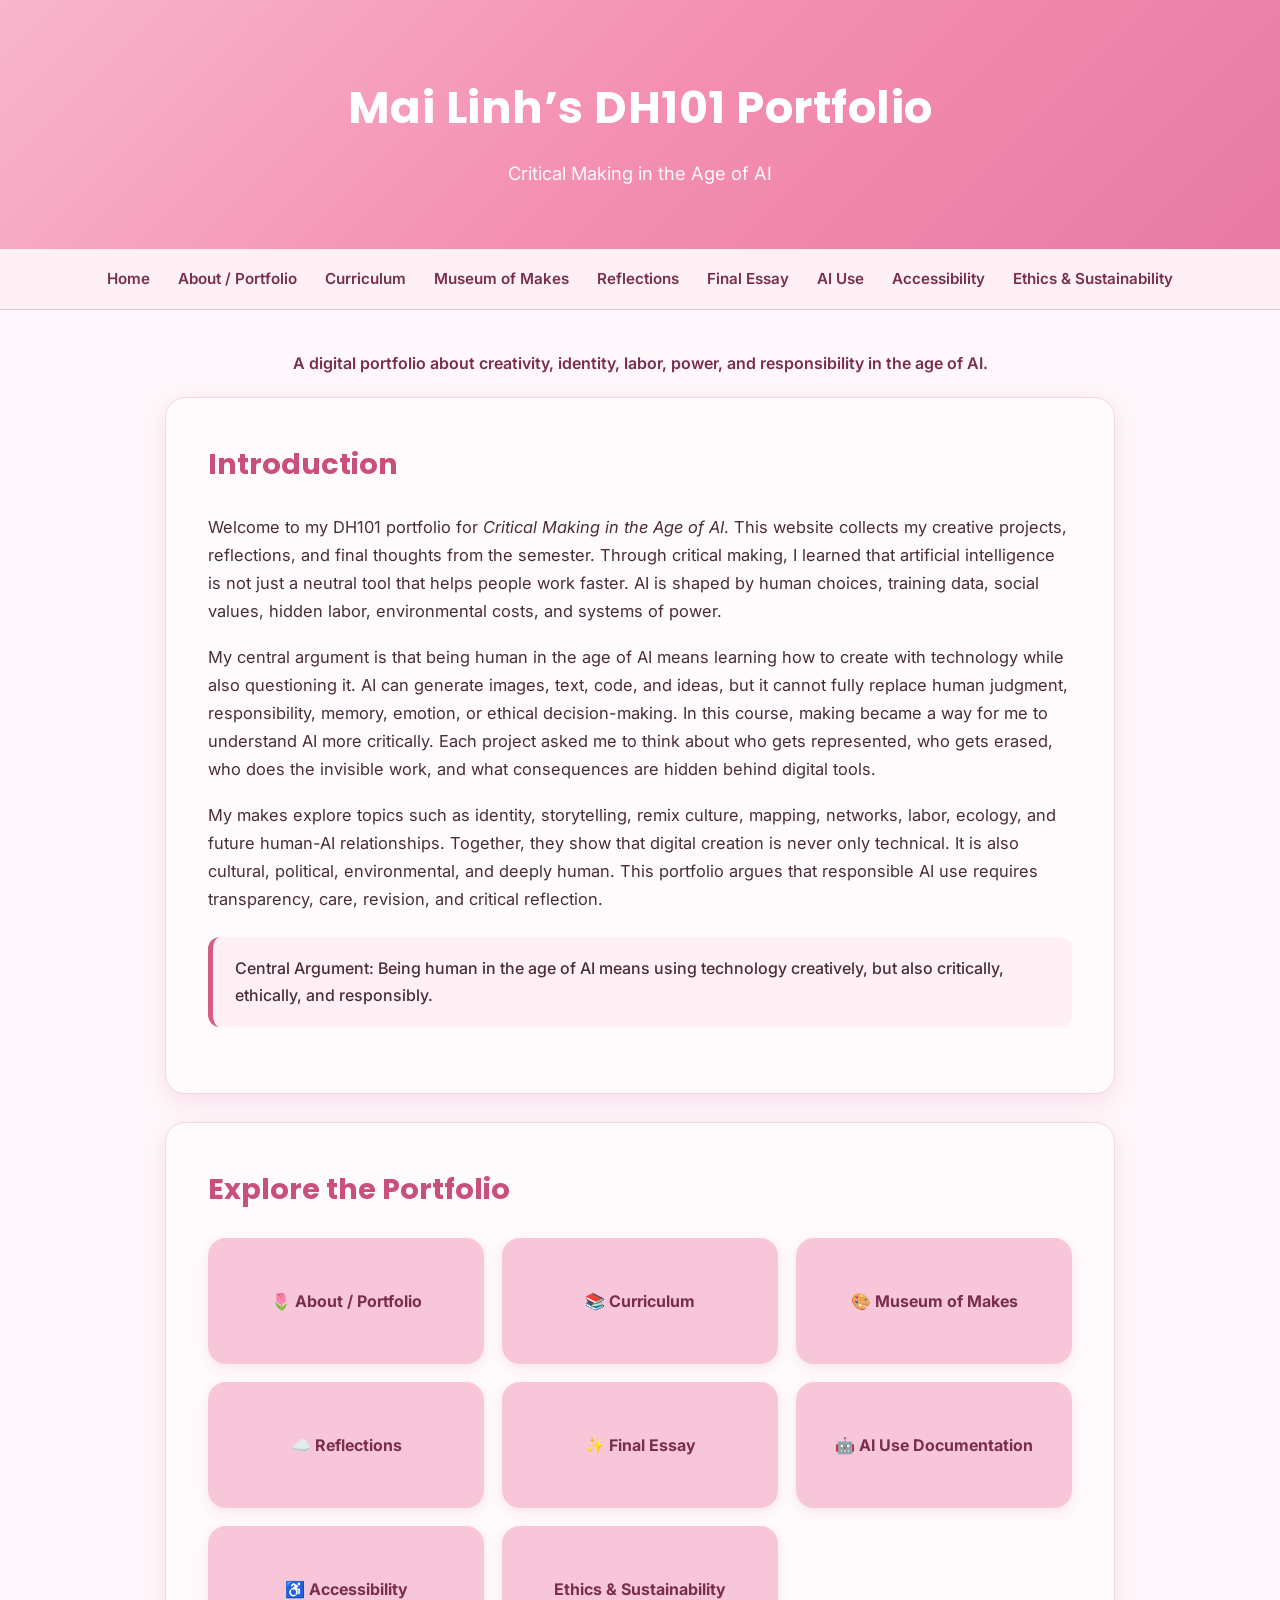
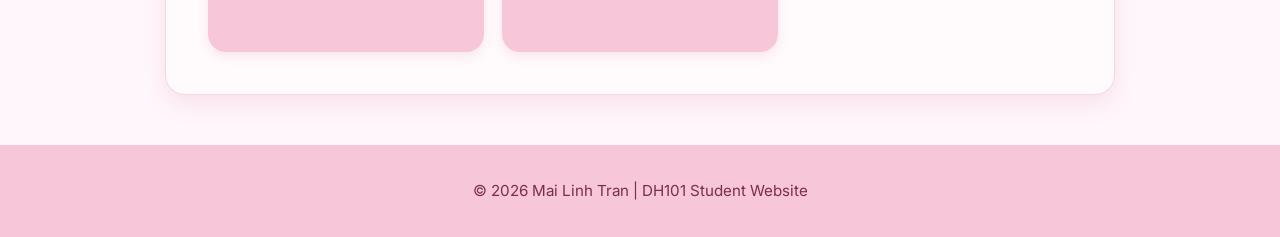
<file: index.html>
<!DOCTYPE html>
<html lang="en">
<head>
  <meta charset="UTF-8">
  <meta name="viewport" content="width=device-width, initial-scale=1.0">
  <title>Mai Linh - DH101 Portfolio</title>

  <!-- Google Fonts -->
  <link rel="preconnect" href="https://fonts.googleapis.com">
  <link rel="preconnect" href="https://fonts.gstatic.com" crossorigin>
  <link href="https://fonts.googleapis.com/css2?family=Inter:wght@400;500;600&family=Poppins:wght@600;700&display=swap" rel="stylesheet">

  <style>
    body {
      margin: 0;
      background: #fff7fb;
      color: #4a2c3a;
      font-family: 'Inter', Arial, sans-serif;
      line-height: 1.7;
    }

    header {
      background: linear-gradient(135deg, #f8b6cc, #f48fb1, #e77aa2);
      color: white;
      text-align: center;
      padding: 70px 20px 60px;
    }

    header h1 {
      font-family: 'Poppins', sans-serif;
      font-size: 2.8rem;
      margin: 0 0 12px;
      letter-spacing: 0.5px;
    }

    header p {
      font-size: 1.15rem;
      margin: 0;
      opacity: 0.95;
    }

    nav {
      background: #fff0f6;
      padding: 16px 10px;
      text-align: center;
      border-bottom: 1px solid #f1bfd3;
      position: sticky;
      top: 0;
      z-index: 10;
    }

    nav a {
      color: #7a2e4d;
      margin: 0 12px;
      text-decoration: none;
      font-weight: 600;
      font-size: 0.95rem;
    }

    nav a:hover {
      color: #c94f7c;
      text-decoration: underline;
    }

    .container {
      max-width: 950px;
      margin: 40px auto;
      padding: 0 20px;
    }

    .card {
      background: #fffafc;
      border-radius: 20px;
      padding: 42px;
      box-shadow: 0 8px 24px rgba(201, 79, 124, 0.14);
      border: 1px solid #f6d6e3;
      margin-bottom: 28px;
    }

    h2 {
      font-family: 'Poppins', sans-serif;
      color: #c94f7c;
      font-size: 1.8rem;
      margin-top: 0;
    }

    .intro p {
      font-size: 1.03rem;
      margin-bottom: 18px;
    }

    .highlight {
      background: #fff0f6;
      border-left: 5px solid #d85b87;
      padding: 18px 22px;
      border-radius: 12px;
      margin: 24px 0;
      font-weight: 500;
    }

    .portfolio-links {
  display: grid;
  grid-template-columns: repeat(3, 1fr);
  gap: 18px;
  margin-top: 24px;
}

.portfolio-links a {
  min-height: 90px;
  background: #f7c6d9;
  color: #7a2e4d;
  text-decoration: none;
  padding: 18px;
  border-radius: 18px;
  font-weight: 700;
  text-align: center;

  display: flex;
  align-items: center;
  justify-content: center;

  box-shadow: 0 4px 12px rgba(201, 79, 124, 0.12);
  transition: transform 0.2s ease, background 0.2s ease, box-shadow 0.2s ease;
}

.portfolio-links a:hover {
  background: #efabc5;
  transform: translateY(-3px);
  box-shadow: 0 6px 16px rgba(201, 79, 124, 0.18);
}

@media (max-width: 800px) {
  .portfolio-links {
    grid-template-columns: repeat(2, 1fr);
  }
}

@media (max-width: 500px) {
  .portfolio-links {
    grid-template-columns: 1fr;
  }
}

    .tagline {
      text-align: center;
      color: #7a2e4d;
      font-weight: 600;
      margin-bottom: 20px;
    }

    .make-navigation {
  display: flex;
  gap: 1rem;
  margin-top: 2.5rem;
  margin-bottom: 2rem;
  flex-wrap: wrap;
  align-items: center;
  justify-content: center;
}

.make-button {
  display: inline-block;
  background: #f7c6d9;
  color: #7a2e4d;
  text-decoration: none;
  padding: 0.8rem 1.2rem;
  border-radius: 999px;
  font-weight: 700;
  border: 1px solid #e3a8c1;
  box-shadow: 0 4px 12px rgba(201, 79, 124, 0.12);
  transition: transform 0.2s ease, background 0.2s ease, box-shadow 0.2s ease;
}

.make-button.main {
  background: #c94f7c;
  color: white;
}

.make-button:hover {
  background: #efabc5;
  color: #7a2e4d;
  text-decoration: none;
  transform: translateY(-2px);
  box-shadow: 0 6px 16px rgba(201, 79, 124, 0.18);
}

.make-button.main:hover {
  background: #b23a70;
  color: white;
}
    footer {
      background: #f7c6d9;
      color: #7a2e4d;
      text-align: center;
      padding: 18px;
      margin-top: 50px;
      font-size: 0.95rem;
    }

    @media (max-width: 700px) {
      header h1 {
        font-size: 2.1rem;
      }

      nav a {
        display: block;
        margin: 8px 0;
      }

      .card {
        padding: 28px;
      }
    }
  </style>
</head>

<body>

<header>
  <h1>Mai Linh’s DH101 Portfolio</h1>
  <p>Critical Making in the Age of AI</p>
</header>

<nav>
  <a href="/DH101/index.html">Home</a>
  <a href="/DH101/pages/about.html">About / Portfolio</a>
  <a href="/DH101/pages/curriculum.html">Curriculum</a>
  <a href="/DH101/makes/">Museum of Makes</a>
  <a href="/DH101/reflections/">Reflections</a>
  <a href="/DH101/pages/final-essay.html">Final Essay</a>
  <a href="/DH101/pages/how-i-use-ai.html">AI Use</a>
  <a href="/DH101/pages/accessibility.html">Accessibility</a>
  <a href="/DH101/pages/sustainability.html">Ethics &amp; Sustainability</a>
</nav>

<main class="container">

  <p class="tagline">
    A digital portfolio about creativity, identity, labor, power, and responsibility in the age of AI.
  </p>

  <section class="card intro">
    <h2>Introduction</h2>

    <p>
      Welcome to my DH101 portfolio for <em>Critical Making in the Age of AI</em>. 
      This website collects my creative projects, reflections, and final thoughts from the semester. 
      Through critical making, I learned that artificial intelligence is not just a neutral tool that helps people work faster. 
      AI is shaped by human choices, training data, social values, hidden labor, environmental costs, and systems of power.
    </p>

    <p>
      My central argument is that being human in the age of AI means learning how to create with technology while also questioning it. 
      AI can generate images, text, code, and ideas, but it cannot fully replace human judgment, responsibility, memory, emotion, or ethical decision-making. 
      In this course, making became a way for me to understand AI more critically. 
      Each project asked me to think about who gets represented, who gets erased, who does the invisible work, and what consequences are hidden behind digital tools.
    </p>

    <p>
      My makes explore topics such as identity, storytelling, remix culture, mapping, networks, labor, ecology, and future human-AI relationships. 
      Together, they show that digital creation is never only technical. 
      It is also cultural, political, environmental, and deeply human. 
      This portfolio argues that responsible AI use requires transparency, care, revision, and critical reflection.
    </p>

    <div class="highlight">
      Central Argument: Being human in the age of AI means using technology creatively, but also critically, ethically, and responsibly.
    </div>
  </section>

  <section class="card">
    <h2>Explore the Portfolio</h2>

   <div class="portfolio-links">
  <a href="/DH101/pages/about.html">🌷 About / Portfolio</a>
  <a href="/DH101/pages/curriculum.html">📚 Curriculum</a>
  <a href="/DH101/makes/">🎨 Museum of Makes</a>
  <a href="/DH101/reflections/">☁️ Reflections</a>
  <a href="/DH101/pages/final-essay.html">✨ Final Essay</a>
  <a href="/DH101/pages/how-i-use-ai.html">🤖 AI Use Documentation</a>
  <a href="/DH101/pages/accessibility.html">♿ Accessibility</a>
  <a href="/DH101/pages/sustainability.html">Ethics &amp; Sustainability</a>
</div>
  </section>

</main>

<footer>
  <p>© 2026 Mai Linh Tran | DH101 Student Website</p>
</footer>

</body>
</html>
</file>
